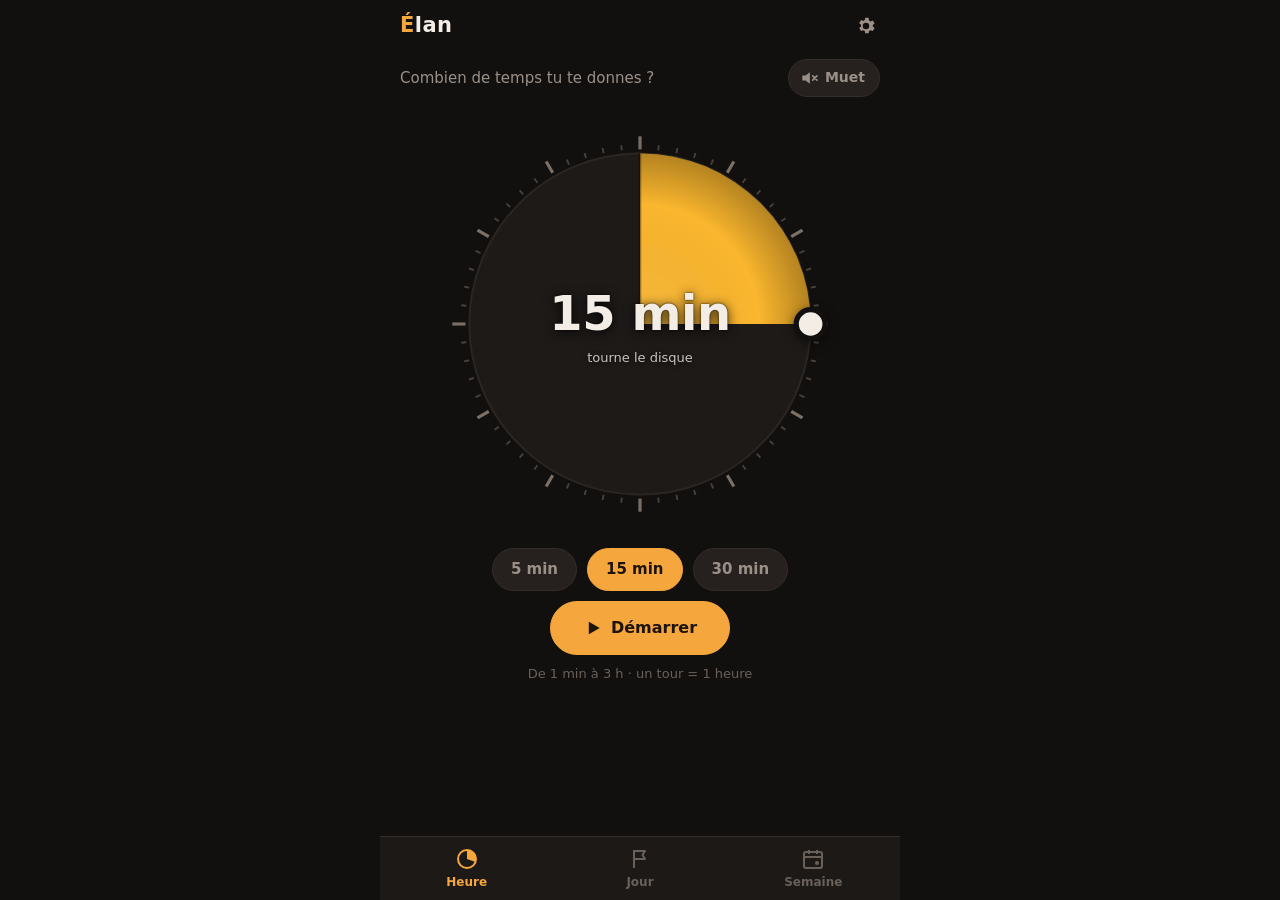
<file: index.html>
<!DOCTYPE html>
<html lang="fr">
<head>
  <meta charset="utf-8">
  <meta name="viewport" content="width=device-width, initial-scale=1, viewport-fit=cover, user-scalable=no">
  <meta name="theme-color" content="#12100f">
  <meta name="description" content="Élan : un coach du temps qui passe.">
  <title>Élan</title>
  <link rel="manifest" href="manifest.webmanifest">
  <link rel="icon" href="icons/icon-192.png">
  <link rel="apple-touch-icon" href="icons/apple-touch-icon.png">
  <link rel="stylesheet" href="css/style.css">
</head>
<body>
  <header class="top">
    <h1 class="brand">Élan</h1>
    <button class="icon-btn" id="btn-settings" aria-label="Réglages">
      <svg viewBox="0 0 24 24"><path d="M12 15.5a3.5 3.5 0 1 1 0-7 3.5 3.5 0 0 1 0 7Zm7.4-2.5a7.6 7.6 0 0 0 0-2l2-1.6-2-3.4-2.4 1a7.4 7.4 0 0 0-1.7-1L14.9 3h-3.8l-.4 2.5a7.4 7.4 0 0 0-1.7 1l-2.4-1-2 3.4 2 1.6a7.6 7.6 0 0 0 0 2l-2 1.6 2 3.4 2.4-1a7.4 7.4 0 0 0 1.7 1l.4 2.5h3.8l.4-2.5a7.4 7.4 0 0 0 1.7-1l2.4 1 2-3.4-2-1.6Z"/></svg>
    </button>
  </header>

  <main>
    <section class="view" id="view-hour" aria-label="Heure"></section>
    <section class="view" id="view-day" aria-label="Jour" hidden></section>
    <section class="view" id="view-week" aria-label="Semaine" hidden></section>
  </main>

  <nav class="tabs">
    <button data-view="hour" class="active">
      <svg viewBox="0 0 24 24"><circle cx="12" cy="12" r="9" fill="none" stroke="currentColor" stroke-width="2"/><path d="M12 12V3a9 9 0 0 1 8.5 12Z"/></svg>
      Heure
    </button>
    <button data-view="day">
      <svg viewBox="0 0 24 24"><path d="M6 3v18M6 4h11l-2.5 4L17 12H6" fill="none" stroke="currentColor" stroke-width="2" stroke-linejoin="round"/></svg>
      Jour
    </button>
    <button data-view="week">
      <svg viewBox="0 0 24 24"><rect x="3" y="5" width="18" height="16" rx="2" fill="none" stroke="currentColor" stroke-width="2"/><path d="M3 10h18M8 3v4M16 3v4" stroke="currentColor" stroke-width="2"/><circle cx="16" cy="16" r="2"/></svg>
      Semaine
    </button>
  </nav>

  <div class="sheet-backdrop" id="sheet-backdrop" hidden></div>
  <div class="sheet" id="sheet" role="dialog" aria-modal="true" hidden></div>
  <div class="toast" id="toast" hidden></div>

  <script type="module" src="js/app.js"></script>
</body>
</html>
</file>
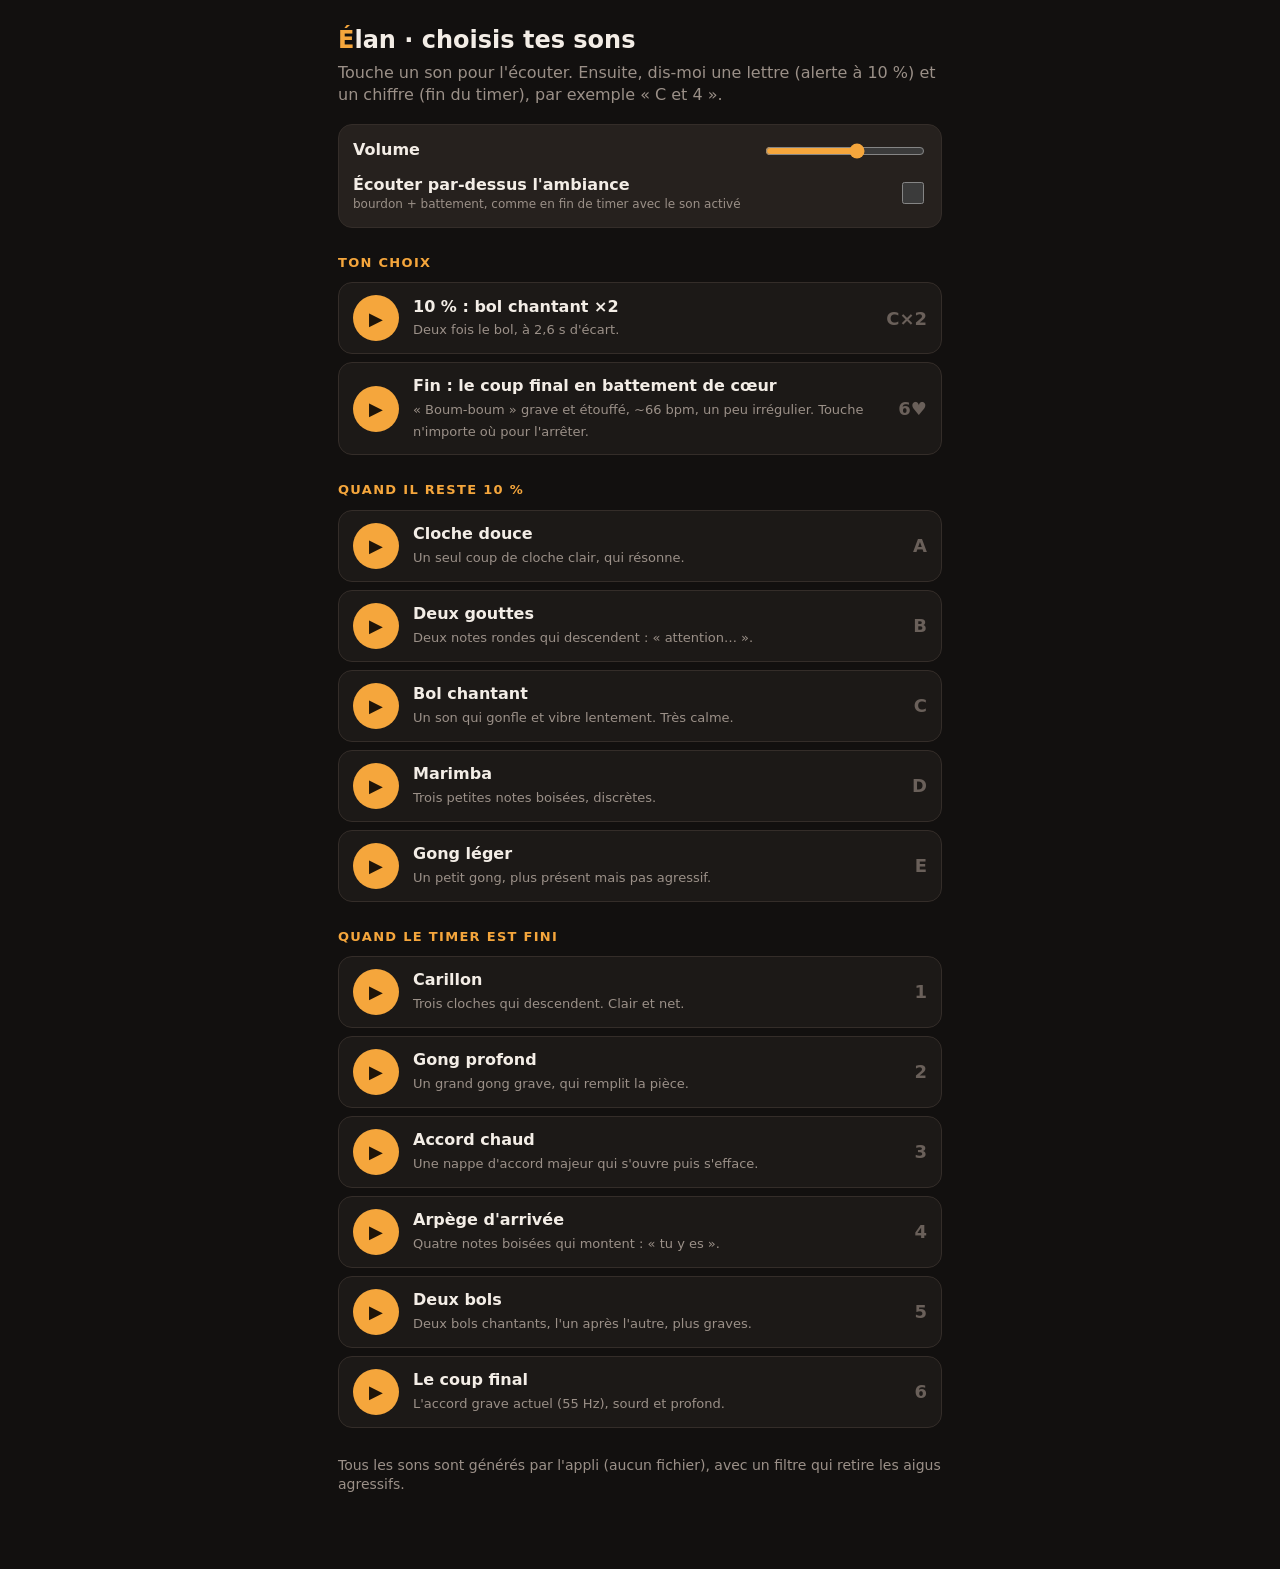
<file: sons.html>
<!DOCTYPE html>
<html lang="fr">
<head>
  <meta charset="utf-8">
  <meta name="viewport" content="width=device-width, initial-scale=1">
  <title>Élan · choisir les sons</title>
  <link rel="stylesheet" href="css/style.css">
  <style>
    body { overflow: auto; user-select: auto; }
    .wrap { max-width: 640px; margin: 0 auto; padding: 24px 18px 60px; }
    h1 { margin: 0 0 4px; font-size: 24px; }
    h1 span { color: var(--accent); }
    .intro { color: var(--muted); margin: 0 0 18px; }
    h2 { font-size: 13px; text-transform: uppercase; letter-spacing: .1em; color: var(--accent); margin: 26px 0 10px; }
    .list { display: flex; flex-direction: column; gap: 8px; }
    .snd { display: flex; align-items: center; gap: 14px; padding: 12px 14px; border-radius: 14px; background: var(--surface); border: 1px solid var(--line); text-align: left; width: 100%; }
    .snd:active { transform: scale(.99); }
    .snd .play { flex: none; width: 46px; height: 46px; border-radius: 50%; background: var(--accent); color: var(--accent-ink); display: grid; place-items: center; font-size: 18px; font-weight: 800; }
    .snd.playing .play { background: var(--text); }
    .snd b { display: block; font-size: 16px; }
    .snd small { color: var(--muted); font-size: 13px; }
    .snd .tag { margin-left: auto; flex: none; font-weight: 800; color: var(--faint); font-size: 18px; }
    .opts { display: flex; flex-direction: column; gap: 12px; padding: 14px; border-radius: 14px; background: var(--surface2); border: 1px solid var(--line); }
    .opts label { display: flex; align-items: center; justify-content: space-between; gap: 12px; font-weight: 600; }
    .opts small { display: block; font-weight: 400; color: var(--muted); font-size: 12px; }
    input[type=range] { width: 160px; accent-color: var(--accent); }
    input[type=checkbox] { width: 22px; height: 22px; accent-color: var(--accent); }
    .end-note { margin-top: 28px; color: var(--muted); font-size: 14px; }
  </style>
</head>
<body>
  <div class="wrap">
    <h1><span>É</span>lan · choisis tes sons</h1>
    <p class="intro">Touche un son pour l'écouter. Ensuite, dis-moi une lettre (alerte à 10 %) et un chiffre (fin du timer), par exemple « C et 4 ».</p>

    <div class="opts">
      <label>Volume <input type="range" id="vol" min="0.2" max="1.4" step="0.05" value="0.9"></label>
      <label><span>Écouter par-dessus l'ambiance<small>bourdon + battement, comme en fin de timer avec le son activé</small></span><input type="checkbox" id="amb"></label>
    </div>

    <h2>Ton choix</h2>
    <div class="list">
      <button class="snd" id="mine-warn">
        <span class="play">▶</span>
        <span><b>10 % : bol chantant ×2</b><small>Deux fois le bol, à 2,6 s d'écart.</small></span>
        <span class="tag">C×2</span>
      </button>
      <button class="snd" id="mine-end">
        <span class="play">▶</span>
        <span><b>Fin : le coup final en battement de cœur</b><small>« Boum-boum » grave et étouffé, ~66 bpm, un peu irrégulier. Touche n'importe où pour l'arrêter.</small></span>
        <span class="tag">6♥</span>
      </button>
    </div>

    <h2>Quand il reste 10 %</h2>
    <div class="list" id="warn"></div>

    <h2>Quand le timer est fini</h2>
    <div class="list" id="end"></div>

    <p class="end-note">Tous les sons sont générés par l'appli (aucun fichier), avec un filtre qui retire les aigus agressifs.</p>
  </div>

  <script type="module">
    import { WARN, END, playChime, playWarning, startHeartbeat } from './js/chimes.js';
    import * as sound from './js/sound.js';

    let ctx = null;
    const getCtx = () => (ctx ||= new (window.AudioContext || window.webkitAudioContext)());
    const vol = document.getElementById('vol');

    function render(id, lib, kind, labels) {
      document.getElementById(id).innerHTML = Object.entries(lib).map(([key, s], i) => `
        <button class="snd" data-kind="${kind}" data-id="${key}">
          <span class="play">▶</span>
          <span><b>${s.name}</b><small>${s.desc}</small></span>
          <span class="tag">${labels[i]}</span>
        </button>`).join('');
    }
    render('warn', WARN, 'warn', ['A', 'B', 'C', 'D', 'E']);
    render('end', END, 'end', ['1', '2', '3', '4', '5', '6']);

    let stopBeat = null;
    let justStopped = false;
    document.addEventListener('pointerdown', () => {
      if (!stopBeat) return;
      stopBeat();
      stopBeat = null;
      justStopped = true; // ce toucher sert seulement à arrêter
      setTimeout(() => (justStopped = false), 400);
      document.getElementById('mine-end').classList.remove('playing');
    }, true);

    document.getElementById('mine-warn').addEventListener('click', () => { if (!justStopped) playWarning(getCtx(), Number(vol.value)); });
    document.getElementById('mine-end').addEventListener('click', (e) => {
      if (justStopped) return;
      stopBeat = startHeartbeat(getCtx(), { volume: Number(vol.value) });
      e.currentTarget.classList.add('playing');
    });

    document.addEventListener('click', (e) => {
      const b = e.target.closest('.snd[data-kind]');
      if (!b) return;
      playChime(getCtx(), b.dataset.kind, b.dataset.id, Number(vol.value));
      b.classList.add('playing');
      setTimeout(() => b.classList.remove('playing'), 900);
    });

    document.getElementById('amb').addEventListener('change', (e) => {
      sound.unlock();
      if (e.target.checked) sound.start(0.88, 90000);
      else sound.stop();
    });
  </script>
</body>
</html>
</file>
<file: css/style.css>
/* Élan — thème sombre, chaud */
:root {
  --bg: #12100f;
  --surface: #1c1917;
  --surface2: #26211e;
  --line: #342d29;
  --text: #f3ede6;
  --muted: #9b9088;
  --faint: #6a605a;
  --accent: #f5a63c;
  --accent-ink: #1d1409;
  --late: #e0603a;
  --ok: #7cc49a;
  --radius: 16px;
  --tabs-h: 64px;
  --top-h: 52px;
  --safe-b: env(safe-area-inset-bottom, 0px);
  --safe-t: env(safe-area-inset-top, 0px);
  color-scheme: dark;
}

* { box-sizing: border-box; -webkit-tap-highlight-color: transparent; }
html, body { height: 100%; margin: 0; }
body {
  background: var(--bg);
  color: var(--text);
  font: 16px/1.4 system-ui, -apple-system, "Segoe UI", Roboto, sans-serif;
  overflow: hidden;
  overscroll-behavior: none;
  user-select: none;
}
button { font: inherit; color: inherit; background: none; border: 0; cursor: pointer; padding: 0; }
svg { display: block; }
[hidden] { display: none !important; }

/* ---------- cadre ---------- */
.top {
  position: fixed; inset: 0 0 auto 0;
  height: calc(var(--top-h) + var(--safe-t));
  padding: var(--safe-t) 12px 0 20px;
  display: flex; align-items: center; justify-content: space-between;
  z-index: 5;
}
.brand { margin: 0; font-size: 21px; font-weight: 700; letter-spacing: 0.02em; }
.brand::first-letter { color: var(--accent); }
.icon-btn { width: 44px; height: 44px; display: grid; place-items: center; border-radius: 50%; color: var(--muted); }
.icon-btn svg { width: 22px; height: 22px; fill: currentColor; }
.icon-btn:active { background: var(--surface2); }

main {
  position: fixed;
  top: calc(var(--top-h) + var(--safe-t));
  bottom: calc(var(--tabs-h) + var(--safe-b));
  left: 0; right: 0;
}
.view { position: absolute; inset: 0; overflow-y: auto; -webkit-overflow-scrolling: touch; }

.tabs {
  position: fixed; inset: auto 0 0 0;
  height: calc(var(--tabs-h) + var(--safe-b));
  padding-bottom: var(--safe-b);
  display: grid; grid-template-columns: repeat(3, 1fr);
  background: var(--surface);
  border-top: 1px solid var(--line);
  z-index: 5;
}
.tabs button {
  display: flex; flex-direction: column; align-items: center; justify-content: center; gap: 3px;
  font-size: 12px; color: var(--faint); font-weight: 600;
}
.tabs svg { width: 24px; height: 24px; fill: currentColor; }
.tabs button.active { color: var(--accent); }

/* ---------- Heure ---------- */
#view-hour {
  --wear: 0;
  background: radial-gradient(120% 80% at 50% 40%, transparent 40%, rgba(0, 0, 0, calc(var(--wear) * 0.55)) 100%);
  transition: background 1s;
}
.timer {
  min-height: 100%;
  display: flex; flex-direction: column; align-items: center;
  padding: 4px 20px 16px;
  gap: 10px;
}
.timer-top { width: 100%; display: flex; align-items: center; justify-content: space-between; gap: 12px; min-height: 44px; }
.timer-label { font-size: 15px; color: var(--muted); overflow: hidden; text-overflow: ellipsis; white-space: nowrap; }
.timer-label .dest { display: inline-block; font-size: 11px; text-transform: uppercase; letter-spacing: 0.08em; color: var(--accent); margin-right: 4px; }
.sound-btn {
  flex: none;
  display: flex; align-items: center; gap: 6px;
  padding: 8px 14px 8px 10px; border-radius: 999px;
  background: var(--surface2); color: var(--muted); font-size: 14px; font-weight: 600;
  border: 1px solid var(--line);
}
.sound-btn svg { width: 20px; height: 20px; fill: currentColor; }
.sound-btn.on { color: var(--accent); border-color: color-mix(in srgb, var(--accent) 45%, transparent); }

.disk-wrap {
  position: relative;
  width: min(86vw, 52vh, 420px);
  aspect-ratio: 1;
  margin: 4px 0;
}
.disk-host, .disk-host svg { width: 100%; height: 100%; }
.disk { overflow: visible; touch-action: none; }
.disk .track { fill: #1e1a18; stroke: #2c2622; stroke-width: 1.5; }
.disk .ticks line { stroke: #4a413b; stroke-width: 1.4; }
.disk .ticks line.major { stroke: #7b6f66; stroke-width: 2.4; }
.disk .rings circle { fill: none; stroke: var(--accent); stroke-width: 3; opacity: 0.55; }
.disk .cracks path { fill: none; stroke: #120d0b; stroke-linecap: round; stroke-linejoin: round; }
.disk .edge { stroke: rgba(0, 0, 0, 0.35); stroke-width: 2; }
.disk .knob { fill: var(--text); stroke: var(--bg); stroke-width: 4; filter: drop-shadow(0 2px 4px rgba(0,0,0,.5)); }
.disk .hub { display: none; }
.disk-wrap.setting .disk { cursor: grab; }
.disk-wrap.paused .disk { opacity: 0.55; filter: saturate(0.4); transition: opacity .4s, filter .4s; }
.disk-wrap.done .disk .worn { opacity: 0.35; }
.disk-wrap.pulse .disk-host { animation: beat var(--beat, 1s) ease-out infinite; }
@keyframes beat {
  0% { transform: scale(1); }
  12% { transform: scale(1.025); }
  28% { transform: scale(0.995); }
  40% { transform: scale(1.012); }
  100% { transform: scale(1); }
}

.disk-center {
  position: absolute; left: 50%; top: 50%;
  transform: translate(-50%, -50%);
  width: 46%; aspect-ratio: 1; border-radius: 50%;
  display: flex; flex-direction: column; align-items: center; justify-content: center;
  pointer-events: auto;
}
.disk-wrap.setting .disk-center { pointer-events: none; }
.disk-center .big {
  font-size: clamp(30px, 10.5vw, 48px); font-weight: 700; font-variant-numeric: tabular-nums;
  letter-spacing: -0.01em;
  text-shadow: 0 2px 12px rgba(0, 0, 0, 0.85), 0 0 2px rgba(0, 0, 0, 0.9);
  white-space: nowrap;
}
.disk-center .small {
  font-size: 13px; color: var(--text); opacity: 0.8; margin-top: 2px;
  text-shadow: 0 1px 6px rgba(0, 0, 0, 0.9);
}

.presets { display: flex; gap: 10px; }
.presets button {
  padding: 10px 18px; border-radius: 999px;
  background: var(--surface2); border: 1px solid var(--line);
  font-weight: 600; font-size: 15px; color: var(--muted);
}
.presets button.sel { color: var(--accent-ink); background: var(--accent); border-color: var(--accent); }

.controls { display: flex; gap: 10px; flex-wrap: wrap; justify-content: center; width: 100%; }
.controls button {
  display: flex; align-items: center; justify-content: center; gap: 8px;
  min-width: 120px; height: 54px; padding: 0 22px; border-radius: 999px;
  background: var(--surface2); border: 1px solid var(--line); font-weight: 700; font-size: 16px;
}
.controls button svg { width: 20px; height: 20px; fill: currentColor; }
.controls button.primary { background: var(--accent); color: var(--accent-ink); border-color: var(--accent); min-width: 180px; }
.controls button.ghost { background: transparent; color: var(--muted); }
.controls button:active, .presets button:active { transform: scale(0.97); }
.hint { font-size: 13px; color: var(--faint); text-align: center; min-height: 18px; }

/* ---------- Jour ---------- */
#view-day { display: flex; flex-direction: column; overflow: hidden; }
.day-head { flex: none; padding: 0 14px 8px; border-bottom: 1px solid var(--line); }
.day-chips { display: grid; grid-template-columns: repeat(7, 1fr); gap: 6px; }
.day-chips button {
  position: relative;
  display: flex; flex-direction: column; align-items: center; padding: 6px 0 7px;
  border-radius: 12px; background: var(--surface); color: var(--muted);
}
.day-chips .n { font-size: 11px; text-transform: uppercase; letter-spacing: 0.04em; }
.day-chips .num { font-size: 18px; font-weight: 700; color: var(--text); }
.day-chips .dot {
  position: absolute; top: -4px; right: -2px; min-width: 18px; height: 18px; padding: 0 5px;
  border-radius: 9px; background: var(--surface2); border: 1px solid var(--line);
  font-size: 11px; line-height: 16px; color: var(--accent); font-weight: 700;
}
.day-chips button.sel { background: var(--accent); color: var(--accent-ink); }
.day-chips button.sel .num { color: var(--accent-ink); }
.day-title { font-size: 13px; color: var(--muted); margin: 10px 2px 6px; text-transform: capitalize; }
.next-card {
  width: 100%; text-align: left;
  display: grid; grid-template-columns: 1fr; padding: 10px 14px; border-radius: var(--radius);
  background: var(--surface); border: 1px solid var(--line);
}
.next-card .lbl { font-size: 11px; text-transform: uppercase; letter-spacing: 0.08em; color: var(--accent); }
.next-card .ttl { font-size: 17px; font-weight: 700; overflow: hidden; text-overflow: ellipsis; white-space: nowrap; }
.next-card .when { font-size: 13px; color: var(--muted); }
.late-banner {
  width: 100%; text-align: left; margin-bottom: 8px;
  padding: 9px 14px; border-radius: 12px; font-size: 14px; font-weight: 600;
  background: color-mix(in srgb, var(--late) 16%, var(--surface)); color: #f1a083;
  border: 1px solid color-mix(in srgb, var(--late) 40%, transparent);
}
.empty-note { font-size: 14px; color: var(--faint); padding: 4px 2px 2px; }

.timeline { flex: 1; overflow-y: auto; padding: 4px 0 96px; }
.hour { display: grid; grid-template-columns: 52px 1fr; min-height: 58px; border-top: 1px solid #221d1a; }
.h-label { font-size: 13px; color: var(--muted); padding: 6px 0 0 16px; font-variant-numeric: tabular-nums; }
.h-body { position: relative; padding: 6px 14px 6px 0; display: flex; flex-direction: column; gap: 6px; }
.hour.past { background: repeating-linear-gradient(135deg, transparent 0 8px, rgba(255,255,255,0.015) 8px 16px); }
.hour.past .h-label { color: #4a423d; }
.hour.cur .h-label { color: var(--accent); font-weight: 700; }
.now-line { position: absolute; left: -6px; right: 0; height: 0; border-top: 2px solid var(--accent); z-index: 0; pointer-events: none; }
.now-line::before { content: ""; position: absolute; left: -4px; top: -6px; width: 10px; height: 10px; border-radius: 50%; background: var(--accent); }
.now-line span {
  position: absolute; right: 14px; top: -10px; font-size: 11px; font-weight: 700;
  background: var(--accent); color: var(--accent-ink); padding: 1px 6px; border-radius: 6px;
}

.task {
  position: relative; z-index: 2;
  display: flex; align-items: center; gap: 10px; text-align: left;
  padding: 8px 12px; border-radius: 12px;
  background: var(--surface2); border: 1px solid var(--line);
}
.task .flag { width: 20px; height: 20px; fill: var(--accent); flex: none; }
.t-main { display: flex; flex-direction: column; min-width: 0; flex: 1; }
.t-title { font-weight: 600; overflow: hidden; text-overflow: ellipsis; white-space: nowrap; }
.t-meta { font-size: 12px; color: var(--muted); }
.task .post { flex: none; font-size: 13px; font-weight: 700; color: var(--accent); background: color-mix(in srgb, var(--accent) 14%, transparent); padding: 2px 8px; border-radius: 8px; }
.task.late { border-color: color-mix(in srgb, var(--late) 55%, transparent); }
.task.late .flag { fill: var(--late); }
.task.late .t-meta { color: #e98b6b; }
.task.done { opacity: 0.5; }
.task.done .flag { fill: var(--ok); }
.task.done .t-title { text-decoration: line-through; text-decoration-color: rgba(255,255,255,.35); }

.fab {
  position: absolute; right: 18px; bottom: 18px; z-index: 3;
  width: 58px; height: 58px; border-radius: 50%;
  background: var(--accent); color: var(--accent-ink);
  display: grid; place-items: center;
  box-shadow: 0 6px 20px rgba(0,0,0,.5);
}
.fab svg { width: 26px; height: 26px; fill: currentColor; }

/* ---------- Semaine ---------- */
#view-week { padding: 4px 14px 24px; }
.goals { display: flex; flex-direction: column; gap: 10px; }
.goal-card {
  display: flex; align-items: center; gap: 14px; text-align: left;
  padding: 12px 14px; border-radius: var(--radius);
  background: var(--surface); border: 1px solid var(--line);
}
.goal-card .mini-disk { flex: none; }
.mini-disk .track { fill: #26211e; }
.mini-disk .hub { fill: var(--surface); }
.g-main { display: flex; flex-direction: column; min-width: 0; }
.g-j { font-size: 26px; font-weight: 800; line-height: 1.05; color: var(--accent); font-variant-numeric: tabular-nums; }
.g-title { font-size: 17px; font-weight: 700; }
.g-meta { font-size: 13px; color: var(--muted); }
.goal-card.late .g-j { color: var(--late); }
.goal-card.done { opacity: 0.6; }
.goal-empty { padding: 16px; border-radius: var(--radius); border: 1px dashed var(--line); color: var(--muted); font-size: 15px; }
.goal-empty p { margin: 0; }
.goal-empty strong { color: var(--text); }
.add-goal {
  align-self: flex-start; padding: 9px 16px; border-radius: 999px;
  background: var(--surface2); border: 1px solid var(--line); color: var(--accent); font-weight: 700;
}
.section-title { font-size: 12px; text-transform: uppercase; letter-spacing: 0.1em; color: var(--faint); margin: 22px 2px 8px; font-weight: 700; }
.agenda { display: flex; flex-direction: column; gap: 6px; }
.ag-day {
  display: grid; grid-template-columns: 58px 1fr 44px; align-items: stretch;
  border-radius: 14px; background: var(--surface); border: 1px solid transparent; min-height: 58px;
}
.ag-day.today { border-color: var(--line); }
.ag-day.has-goal { border-color: color-mix(in srgb, var(--accent) 45%, transparent); }
.ag-date { display: flex; flex-direction: column; align-items: center; justify-content: center; padding: 6px 0; color: var(--muted); }
.ag-date .n { font-size: 11px; text-transform: uppercase; }
.ag-date .num { font-size: 20px; font-weight: 700; color: var(--text); line-height: 1.1; }
.ag-day.today .ag-date .num { color: var(--accent); }
.ag-bar { width: 34px; height: 3px; border-radius: 2px; background: var(--surface2); margin-top: 4px; overflow: hidden; }
.ag-bar span { display: block; height: 100%; background: var(--accent); }
.ag-body { display: flex; flex-direction: column; justify-content: center; gap: 2px; padding: 8px 4px; min-width: 0; cursor: pointer; }
.ag-goal { font-weight: 700; color: var(--accent); font-size: 14px; overflow: hidden; text-overflow: ellipsis; white-space: nowrap; }
.ag-task { font-size: 14px; color: var(--text); overflow: hidden; text-overflow: ellipsis; white-space: nowrap; font-variant-numeric: tabular-nums; }
.ag-task.late { color: #e98b6b; }
.ag-more, .ag-empty { font-size: 13px; color: var(--faint); }
.ag-add { font-size: 13px; color: var(--faint); border-left: 1px solid #221d1a; }

/* ---------- panneaux ---------- */
.sheet-backdrop { position: fixed; inset: 0; background: rgba(0,0,0,.55); z-index: 20; opacity: 0; transition: opacity .2s; }
.sheet-backdrop.open { opacity: 1; }
.sheet {
  position: fixed; left: 0; right: 0; bottom: 0; z-index: 21;
  max-height: 88vh; overflow-y: auto;
  background: var(--surface); border-radius: 22px 22px 0 0; border-top: 1px solid var(--line);
  padding: 8px 20px calc(22px + var(--safe-b));
  transform: translateY(100%); transition: transform .22s ease-out;
  user-select: text;
}
.sheet.open { transform: none; }
.sheet-handle { width: 40px; height: 4px; border-radius: 2px; background: var(--line); margin: 0 auto 12px; }
.sheet h2 { margin: 0 0 2px; font-size: 20px; }
.sheet-sub { margin: 0 0 14px; color: var(--muted); font-size: 14px; }
.post-note { margin: -6px 0 14px; font-size: 13px; color: var(--accent); }
.field { display: flex; flex-direction: column; gap: 5px; margin-bottom: 12px; flex: 1; min-width: 0; }
.field span { font-size: 13px; color: var(--muted); }
.field input, .field select {
  font: inherit; color: var(--text); background: var(--bg);
  border: 1px solid var(--line); border-radius: 12px; padding: 12px 14px; width: 100%;
}
.field input:focus, .field select:focus { outline: 2px solid var(--accent); outline-offset: -1px; }
.row2 { display: flex; gap: 10px; }
.row2.inline { align-items: flex-end; margin-top: 12px; }
.row2.inline button { height: 48px; margin-bottom: 12px; }
.sheet-actions { display: flex; gap: 10px; justify-content: flex-end; margin-top: 6px; }
.sheet button.primary, .sheet button.danger, .sheet .sheet-actions button, .action-list button, .grid-btns button, .row2.inline button {
  padding: 12px 18px; border-radius: 14px; font-weight: 700;
  background: var(--surface2); border: 1px solid var(--line);
}
.sheet button.primary { background: var(--accent); color: var(--accent-ink); border-color: var(--accent); }
.sheet button.primary-soft { border-color: var(--accent); color: var(--accent); }
.sheet button.danger { color: #e98b6b; background: transparent; margin-right: auto; }
.sheet button.ghost { background: transparent; color: var(--muted); }
.action-list { display: flex; flex-direction: column; gap: 8px; }
.action-list button { text-align: left; padding: 14px 16px; }
.grid-btns { display: grid; grid-template-columns: repeat(3, 1fr); gap: 8px; }
.grid-btns button { display: flex; flex-direction: column; align-items: center; padding: 12px 6px; }
.grid-btns small { font-weight: 500; color: var(--muted); font-size: 12px; }

.settings { display: flex; flex-direction: column; }
.set-row, .set-block { display: flex; align-items: center; justify-content: space-between; gap: 12px; padding: 12px 0; border-bottom: 1px solid var(--line); }
.set-block { flex-direction: column; align-items: stretch; }
.set-row > span, .set-block > span { display: flex; flex-direction: column; font-weight: 600; }
.set-row small, .set-block small { font-weight: 400; font-size: 12px; color: var(--muted); }
.seg { display: flex; background: var(--bg); border-radius: 12px; padding: 3px; border: 1px solid var(--line); }
.seg button { padding: 7px 14px; border-radius: 9px; font-weight: 700; color: var(--muted); }
.seg button.sel { background: var(--accent); color: var(--accent-ink); }
.switch { width: 50px; height: 30px; border-radius: 15px; background: var(--surface2); border: 1px solid var(--line); position: relative; flex: none; transition: background .2s; }
.switch i { position: absolute; top: 3px; left: 3px; width: 22px; height: 22px; border-radius: 50%; background: var(--muted); transition: transform .2s, background .2s; }
.switch.on { background: color-mix(in srgb, var(--accent) 35%, var(--surface2)); }
.switch.on i { transform: translateX(20px); background: var(--accent); }
.switch:disabled { opacity: .4; }
.set-btns { display: flex; gap: 8px; }
.set-btns button { flex: 1; padding: 11px; border-radius: 12px; background: var(--surface2); border: 1px solid var(--line); font-weight: 700; }
.test-btns { padding: 0 0 12px; border-bottom: 1px solid var(--line); }
.test-btns button { font-size: 14px; color: var(--accent); }
.about { text-align: center; color: var(--faint); font-size: 12px; margin: 16px 0 0; }

.toast {
  position: fixed; left: 50%; bottom: calc(var(--tabs-h) + var(--safe-b) + 16px); z-index: 30;
  transform: translateX(-50%);
  max-width: 90vw; padding: 11px 18px; border-radius: 14px;
  background: #2f2925; border: 1px solid var(--line); font-size: 14px; font-weight: 600;
  box-shadow: 0 8px 24px rgba(0,0,0,.5);
  animation: toast-in .2s ease-out;
}
@keyframes toast-in { from { opacity: 0; transform: translate(-50%, 8px); } }

@media (min-width: 700px) {
  main, .tabs, .top { max-width: 520px; margin: 0 auto; }
  .sheet { max-width: 560px; margin: 0 auto; }
}
</file>
